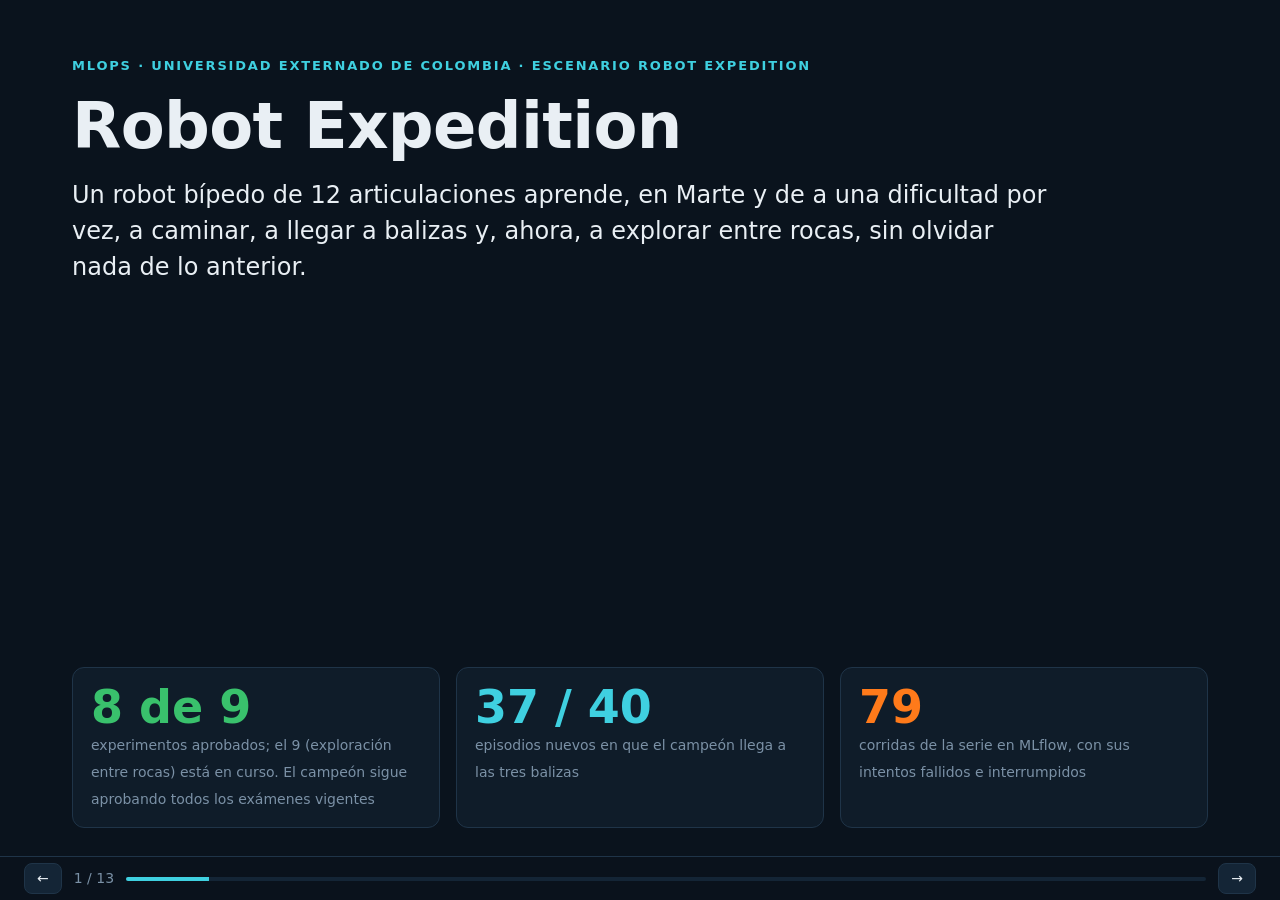
<file: web/presentacion.html>
<!doctype html>
<html lang="es">
<head>
  <meta charset="utf-8">
  <meta name="viewport" content="width=device-width, initial-scale=1">
  <title>Robot Expedition · Presentación</title>
  <style>
    :root {
      --fondo: #0a131d; --panel: #0f1c29; --panel-2: #142536; --borde: #1f3448;
      --tinta: #e9eff4; --tinta-2: #b4c4d2; --apagado: #7b91a6;
      --cian: #3fd0e0; --naranja: #ff7a1a; --verde: #39c16c; --rojo: #ff5a5f; --amarillo: #f2b632;
      color-scheme: dark;
    }
    * { box-sizing: border-box; }
    html, body { margin: 0; height: 100%; background: var(--fondo); color: var(--tinta);
      font: 18px/1.5 system-ui, -apple-system, "Segoe UI", Roboto, sans-serif; overflow: hidden; }
    .diapo { position: absolute; inset: 0; padding: 56px 72px 72px; display: none; flex-direction: column; gap: 18px; }
    .diapo.activa { display: flex; animation: entra .35s ease; }
    @keyframes entra { from { opacity: 0; transform: translateY(8px); } to { opacity: 1; transform: none; } }
    .eyebrow { color: var(--cian); letter-spacing: .14em; text-transform: uppercase; font-size: 13px; font-weight: 700; margin: 0; }
    h1 { font-size: 64px; line-height: 1.02; margin: 0; letter-spacing: -.01em; }
    h2 { font-size: 38px; line-height: 1.15; margin: 0; }
    p { margin: 0; color: var(--tinta-2); max-width: 980px; }
    .grande { font-size: 24px; color: var(--tinta); }
    .cols { display: grid; grid-template-columns: 1fr 1fr; gap: 28px; align-items: start; flex: 1; min-height: 0; }
    .cols3 { display: grid; grid-template-columns: repeat(3, 1fr); gap: 16px; }
    .caja { background: var(--panel); border: 1px solid var(--borde); border-radius: 12px; padding: 16px 18px; }
    .caja b { color: var(--tinta); display: block; margin-bottom: 4px; }
    .caja small { color: var(--apagado); font-size: 14px; }
    ul { margin: 0; padding-left: 22px; color: var(--tinta-2); }
    li { margin: 6px 0; }
    li b { color: var(--tinta); }
    table { border-collapse: collapse; width: 100%; font-size: 16px; }
    th, td { text-align: left; padding: 7px 10px; border-bottom: 1px solid var(--borde); }
    th { color: var(--apagado); font-weight: 600; font-size: 13px; text-transform: uppercase; letter-spacing: .06em; }
    .ok { color: var(--verde); font-weight: 700; }
    .no { color: var(--rojo); font-weight: 700; }
    .num { font-size: 46px; font-weight: 800; line-height: 1; }
    .num.verde { color: var(--verde); } .num.rojo { color: var(--rojo); } .num.cian { color: var(--cian); } .num.naranja { color: var(--naranja); }
    img { max-width: 100%; max-height: 100%; border-radius: 10px; border: 1px solid var(--borde); object-fit: contain; }
    .figura { min-height: 0; display: flex; align-items: flex-start; justify-content: center; }
    .flujo { display: flex; flex-wrap: wrap; gap: 8px; align-items: center; }
    .paso { background: var(--panel-2); border: 1px solid var(--borde); border-radius: 999px; padding: 6px 14px; font-size: 15px; }
    .flecha { color: var(--apagado); }
    a { color: var(--cian); }
    code { font-family: ui-monospace, Menlo, monospace; font-size: .88em; color: var(--tinta-2); }
    nav { position: fixed; left: 0; right: 0; bottom: 0; height: 44px; display: flex; align-items: center; gap: 12px;
      padding: 0 24px; background: rgba(10, 19, 29, .9); border-top: 1px solid var(--borde); font-size: 14px; color: var(--apagado); z-index: 2; }
    nav button { background: var(--panel-2); color: var(--tinta); border: 1px solid var(--borde); border-radius: 8px; padding: 4px 12px; cursor: pointer; font: inherit; }
    .barra { flex: 1; height: 4px; background: var(--panel-2); border-radius: 4px; overflow: hidden; }
    .barra i { display: block; height: 100%; background: var(--cian); width: 0; transition: width .3s; }
    @media (max-width: 860px) {
      html, body { overflow: auto; font-size: 16px; }
      .diapo { position: static; display: flex; padding: 28px 16px 40px; border-bottom: 1px solid var(--borde); }
      .cols, .cols3 { grid-template-columns: 1fr; }
      h1 { font-size: 40px; } h2 { font-size: 28px; }
      nav { display: none; }
    }
  </style>
</head>
<body>

<section class="diapo">
  <p class="eyebrow">MLOps · Universidad Externado de Colombia · Escenario Robot Expedition</p>
  <h1>Robot Expedition</h1>
  <p class="grande">Un robot bípedo de 12 articulaciones aprende, en Marte y de a una dificultad por vez, a caminar, a llegar a balizas y, ahora, a explorar entre rocas, sin olvidar nada de lo anterior.</p>
  <div class="cols3" style="margin-top:auto">
    <div class="caja"><div class="num verde">8 de 9</div><small>experimentos aprobados; el 9 (exploración entre rocas) está en curso. El campeón sigue aprobando todos los exámenes vigentes</small></div>
    <div class="caja"><div class="num cian">37 / 40</div><small>episodios nuevos en que el campeón llega a las tres balizas</small></div>
    <div class="caja"><div class="num naranja">79</div><small>corridas de la serie en MLflow, con sus intentos fallidos e interrumpidos</small></div>
  </div>
</section>

<section class="diapo">
  <p class="eyebrow">1 · Problema</p>
  <h2>Llegar a una baliza… con patas</h2>
  <div class="cols">
    <div>
      <ul>
        <li>El escenario asignado pide un robot que <b>llegue a balizas</b>.</li>
        <li>Elegimos un <b>bípedo en 3D con gravedad de Marte</b>: más difícil que uno con ruedas, pero es el que puede explorar terreno donde una rueda no pasa.</li>
        <li>Valor: un robot de exploración que aprende habilidades nuevas <b>sin perder las que ya tenía</b>, y un proceso donde cada modelo se puede reproducir, comparar y restaurar.</li>
        <li>Regla del docente que guió todo: <b>una dificultad nueva por experimento</b>.</li>
      </ul>
    </div>
    <div class="figura"><img src="img/exp8-en-vivo.png" alt="El robot camina hacia una baliza naranja en Marte"></div>
  </div>
</section>

<section class="diapo">
  <p class="eyebrow">2 · Ambiente</p>
  <h2>MuJoCo decide; la web solo dibuja</h2>
  <div class="cols">
    <table>
      <tr><th>Elemento</th><th>Valor</th></tr>
      <tr><td>Observación</td><td>58 valores: postura, velocidades, ángulos, contacto de pies, gravedad, comando, reloj de marcha</td></tr>
      <tr><td>Acción</td><td>12 ángulos objetivo en [-1, 1] → servo PD por articulación</td></tr>
      <tr><td>Paso</td><td>Física cada 0,004 s · decisión a 50 Hz</td></tr>
      <tr><td>Fallo (<code>terminated</code>)</td><td>Toca el piso, se agacha o se inclina más de 40°</td></tr>
      <tr><td>Éxito</td><td>Cumple la tarea con calidad de marcha ≥ 55/100</td></tr>
      <tr><td>Truncado</td><td>Se acaba el tiempo (10 a 45 s)</td></tr>
    </table>
    <div>
      <p><b style="color:var(--tinta)">Recompensa versionada:</b> seguir la velocidad y el rumbo pedidos, torso erguido, alternar las piernas, zancada humana; castigos por vibrar, arrastrar el pie, gastar torque y caer (−30).</p>
      <p style="margin-top:14px">El robot ve la gravedad pero no el piso: el terreno lo descubre por cómo responden sus pies. En el Exp 8 la baliza llega como rumbo pedido.</p>
    </div>
  </div>
</section>

<section class="diapo">
  <p class="eyebrow">3 · Evolución de la dificultad</p>
  <h2>Ocho experimentos, tres niveles</h2>
  <table>
    <tr><th>Nivel</th><th>Exp</th><th>Decisión nueva</th><th>Examen</th></tr>
    <tr><td>N1</td><td>1 De pie · 2 Caminar · 3 Caminar bien</td><td>Sostenerse, coordinar piernas, marcha humana</td><td class="ok">83 · 100 · 100 %</td></tr>
    <tr><td>N2</td><td>4 Terreno · 5 Esquina · 6 Curva · 7 Recorrido</td><td>Adaptar el paso al piso, girar, avanzar girando, cambiar de orden</td><td class="ok">75 · 100 · 75 · 100 %</td></tr>
    <tr><td>N3</td><td>8 Balizas · 9 Exploración entre rocas · incidente de pisos sueltos</td><td>Cuándo girar, caminar y detenerse según la meta; por dónde rodear rocas</td><td><span class="ok">83 %</span> · <span class="no">9: 33 %</span></td></tr>
  </table>
  <p>Cada uno parte del campeón anterior. <b style="color:var(--tinta)">Desde el Exp 5 solo aprueba si sigue aprobando los exámenes anteriores</b>: en los Exps 2 a 4 el campeón había perdido De pie (0 a 42 %), y así nació la regla.</p>
</section>

<section class="diapo">
  <p class="eyebrow">4 · Algoritmo</p>
  <h2>PPO aprende; la destilación evita olvidar</h2>
  <div class="cols">
    <ul>
      <li><b>PPO</b> (Stable-Baselines3), red 256×256, CPU, 4 procesos, recompensa ×0,05.</li>
      <li>Problema real: al aprender la curva, PPO bajó el terreno de 83 % a <b>42 %</b>.</li>
      <li><b>Receta:</b> partir del campeón anterior y destilar (DAgger) con maestros del mismo linaje: el modelo de PPO enseña lo nuevo y el campeón anterior, lo viejo.</li>
      <li>Elegir con <b>40 episodios nuevos</b> (semillas 5000+) y confirmar con otros 40: el examen fijo nunca se usa para elegir.</li>
    </ul>
    <div class="caja">
      <b>Referencias del Exp 1 (24 episodios)</b>
      <table>
        <tr><td>Aleatorio</td><td class="no">0 / 24</td></tr>
        <tr><td>Regla: servo sin red</td><td class="no">3 / 24</td></tr>
        <tr><td>Modelo aprendido</td><td class="ok">20 / 24</td></tr>
      </table>
    </div>
  </div>
</section>

<section class="diapo">
  <p class="eyebrow">5 · Hipótesis del Exp 8</p>
  <h2>La línea base gana: el candidato se rechaza</h2>
  <div class="cols" style="flex:0">
    <div>
      <p><b style="color:var(--tinta)">Línea base:</b> el campeón del Exp 7 ya sabe girar, caminar recto y en curva; llegar a balizas no exige movimientos nuevos. Política congelada.</p>
      <p style="margin-top:12px"><b style="color:var(--tinta)">Candidato:</b> ajuste fino con PPO en la tarea (1 M de pasos, tasa 3e-5), <b>tres semillas</b> de entrenamiento.</p>
      <p style="margin-top:12px">Decisión: <span class="ok">quedarse con la línea base</span>. El ajuste perturba una marcha que ya era buena. Todo queda conservado en MLflow y DVC.</p>
    </div>
    <table>
      <tr><th>Modelo</th><th>Balizas, 40 episodios nuevos</th></tr>
      <tr><td>Línea base (semilla 1)</td><td class="ok">37 / 40</td></tr>
      <tr><td>Candidato semilla 2</td><td class="no">24 / 40</td></tr>
      <tr><td>Candidato semilla 3</td><td class="no">25 / 40</td></tr>
      <tr><td>Candidato semilla 4</td><td class="no">34 / 40</td></tr>
    </table>
  </div>
  <p>En el examen oficial los candidatos además <b style="color:var(--tinta)">olvidan el terreno</b> (8, 33 y 0 %; mínimo 75 %): el ajuste fino desarma lo anterior.</p>
  <div style="display:none">
  </div>
</section>

<section class="diapo">
  <p class="eyebrow">6 · Exp 9 · Exploración entre rocas</p>
  <h2>Un navegador aprende la ruta; el caminante la ejecuta</h2>
  <div class="cols">
    <div>
      <ul>
        <li>Campo de 7 m × 7 m con rocas que no se pueden cruzar, arena y grava en la ruta y 3 balizas repartidas (se visitan en orden: 1, 2, 3).</li>
        <li><b>Navegador</b> (familia de modelos nueva): 15 sensores de distancia + baliza → una de 7 direcciones cada segundo; el caminante del Exp 8 no cambia.</li>
        <li>Aprende en un simulador rápido calibrado y después <b>dentro de MuJoCo con el caminante real</b>: ahí aprende qué órdenes lo hacen caer o chocar.</li>
        <li>Hallazgos: las rocas se atravesaban en MuJoCo y un pie llega a 0,67 m del centro del robot.</li>
        <li><b>No aprueba aún</b>: el criterio es 60 %.</li>
      </ul>
    </div>
    <table>
      <tr><th>Mapa nuevo · 24 episodios en MuJoCo</th><th>Llega</th><th>Choca</th></tr>
      <tr><td>Regla: ir directo a la baliza</td><td class="no">0</td><td>22</td></tr>
      <tr><td>Navegador del mapa anterior</td><td class="no">0</td><td>9</td></tr>
      <tr><td>Adaptado en el simulador</td><td>3</td><td>11</td></tr>
      <tr><td>Ajustado en MuJoCo</td><td class="ok">6</td><td>9</td></tr>
      <tr><td>Confirmación (otros 24)</td><td>4</td><td>13</td></tr>
      <tr><td><b>Examen oficial (12)</b></td><td><b>33 % (4 de 12)</b></td><td>—</td></tr>
    </table>
  </div>
</section>

<section class="diapo">
  <p class="eyebrow">7 · Lo que no funcionó</p>
  <h2>Incidente: el piso deja de ser firme</h2>
  <div class="cols3">
    <div class="caja"><div class="num verde">92 %</div><small>Recorrido sobre piso firme (campeón servido)</small></div>
    <div class="caja"><div class="num rojo">25 %</div><small>El mismo recorrido con grava, arena y barro: degradación</small></div>
    <div class="caja"><div class="num naranja">65–70 %</div><small>Intervención: pisos de intensidad variable al entrenar</small></div>
  </div>
  <ul>
    <li>Causa medida: <b>girar en el barro</b> (solo barro: 9 de 40). Se inclina o va lento.</li>
    <li>Ningún candidato cumple el examen y a la vez no olvida: <b>se rechaza</b> y se documenta como límite.</li>
    <li>Decisión del equipo: partir el Exp 7 en dos (primero piso firme). Así aprobó.</li>
  </ul>
</section>

<section class="diapo">
  <p class="eyebrow">8 · Versionado</p>
  <h2>Todo experimento deja una huella</h2>
  <table>
    <tr><th>Qué</th><th>Cómo</th></tr>
    <tr><td>Código y ambiente</td><td>git: un tag por experimento (<code>exp-101</code> … <code>exp-108</code>) y release final; robot MJCF versionado</td></tr>
    <tr><td>Configuración</td><td>Un yaml por experimento; snapshot inmutable publicado con cada modelo</td></tr>
    <tr><td>Escenarios</td><td>DVC: suite fija de examen y trayectorias por episodio</td></tr>
    <tr><td>Experimentos</td><td>MLflow: una corrida por semilla con hipótesis, parámetros y commit</td></tr>
    <tr><td>Modelos</td><td>DVC + Model Registry (alias <code>campeon</code>) + manifiestos con SHA-256 y contrato</td></tr>
  </table>
</section>

<section class="diapo">
  <p class="eyebrow">9 · Pipeline, monitoreo y rollback</p>
  <h2>Prefect orquesta; DVC decide qué recalcular</h2>
  <div class="flujo">
    <span class="paso">validar</span><span class="flecha">→</span><span class="paso">pruebas</span><span class="flecha">→</span>
    <span class="paso">entrenar o reutilizar</span><span class="flecha">→</span><span class="paso">evaluar</span><span class="flecha">→</span>
    <span class="paso">registrar</span><span class="flecha">→</span><span class="paso">seleccionar</span><span class="flecha">→</span>
    <span class="paso">publicar</span><span class="flecha">→</span><span class="paso">verificar</span>
  </div>
  <ul>
    <li>Cada publicación es una <b>versión nueva</b>; nunca se sobrescribe la anterior.</li>
    <li><b>Prueba de rollback:</b> se promovió por error el candidato rechazado; la verificación lo detectó y el flujo de rollback volvió a la versión anterior y comprobó su SHA-256 y su desempeño.</li>
    <li>Monitoreo en <code>/sim/api/estado</code>: versión servida, SHA-256, latencia y errores.</li>
  </ul>
</section>

<section class="diapo">
  <p class="eyebrow">10 · Despliegue</p>
  <h2>Una sola URL en Vercel</h2>
  <div class="cols">
    <ul>
      <li><b>Visor Three.js</b>: catálogo de los 8 experimentos, «Cómo aprendió» en 5 etapas, curva de aprendizaje, regresión.</li>
      <li><b>Evaluación en vivo</b>: función Python con MuJoCo; corre el episodio que el docente pide, de cualquier modelo histórico o del recomendado.</li>
      <li>PyTorch no cabe en Vercel: el actor se exporta a numpy y una prueba comprueba que actúa igual.</li>
      <li>Cada episodio se marca como <b>evaluación en vivo</b>, <b>replay grabado</b> o <b>error del servicio</b>.</li>
    </ul>
    <div class="figura"><img src="img/exp3-historico.png" alt="Visor con el panel de experimentos"></div>
  </div>
</section>

<section class="diapo">
  <p class="eyebrow">11 · Demostración</p>
  <h2>Pruébenlo</h2>
  <ul class="grande">
    <li>Aplicación: <a href="./">el visor</a> → Exp 8 → «Lanzar episodio» con cualquier semilla.</li>
    <li>Modelo histórico: Exp 3 → «Lanzar episodio» (campeón del Exp 3, con sus reglas).</li>
    <li><a href="registro.html">Registro de experimentos y modelos</a> · <a href="sim/api/estado">versión servida</a></li>
  </ul>
</section>

<section class="diapo">
  <p class="eyebrow">12 · Cierre</p>
  <h2>Límites, aprendizajes y siguiente hipótesis</h2>
  <div class="cols">
    <div class="caja"><b>Límites</b>
      <ul>
        <li>Exp 9: el navegador llega en 33 % del examen (4 de 12) y ~21 % de 48 episodios nuevos; el criterio es 60 %.</li>
        <li>Girar en barro sigue sin resolverse.</li>
        <li>Pisos como fuerzas sobre los pies, no suelo deformable.</li>
        <li>Exámenes pequeños (12 episodios): por eso validamos con 80 nuevos.</li>
      </ul>
    </div>
    <div class="caja"><b>Aprendizajes</b>
      <ul>
        <li>Aprender sin olvidar exige medirlo: regresión en cada modelo.</li>
        <li>Una cosa por experimento: cuando el Exp 7 agregó dos, se estancó.</li>
        <li>Separar navegar de caminar permitió agregar sensores sin reentrenar el cuerpo. Siguiente hipótesis: seguir ajustando el navegador dentro de MuJoCo, que ya duplicó sus llegadas.</li>
      </ul>
    </div>
  </div>
</section>

<nav><button id="ant" aria-label="Anterior">←</button><span id="n"></span><div class="barra"><i id="barra"></i></div><button id="sig" aria-label="Siguiente">→</button></nav>
<script>
const d = [...document.querySelectorAll(".diapo")];
let i = Math.min(Math.max(0, Number(location.hash.slice(1)) - 1 || 0), d.length - 1);
function ir(k) {
  i = Math.min(Math.max(0, k), d.length - 1);
  d.forEach((x, j) => x.classList.toggle("activa", j === i));
  document.getElementById("n").textContent = `${i + 1} / ${d.length}`;
  document.getElementById("barra").style.width = `${((i + 1) / d.length) * 100}%`;
  history.replaceState(null, "", `#${i + 1}`);
}
document.getElementById("ant").onclick = () => ir(i - 1);
document.getElementById("sig").onclick = () => ir(i + 1);
addEventListener("keydown", (e) => {
  if (["ArrowRight", "PageDown", " "].includes(e.key)) { e.preventDefault(); ir(i + 1); }
  if (["ArrowLeft", "PageUp"].includes(e.key)) { e.preventDefault(); ir(i - 1); }
});
ir(i);
</script>
</body>
</html>
</file>
